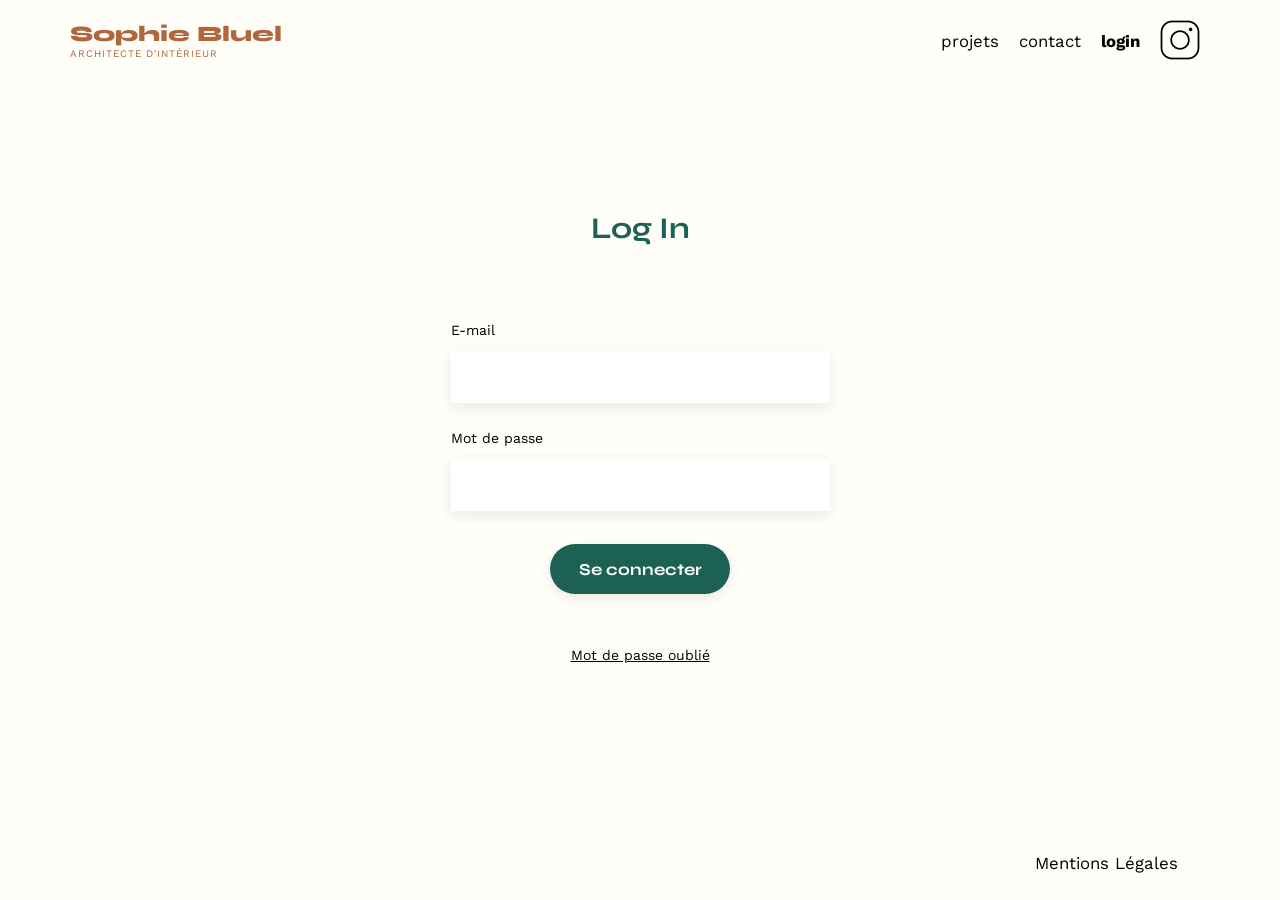
<file: FrontEnd/login.html>
<!DOCTYPE html>
<html lang="fr">
    <head>
        <meta charset="UTF-8">
        <title>Sophie Bluel - Architecte d'intérieur</title>
        <meta name="viewport" content="width=device-width, initial-scale=1.0">
        <link rel="preconnect" href="https://fonts.googleapis.com">
        <link rel="preconnect" href="https://fonts.gstatic.com" crossorigin>
        <link href="https://fonts.googleapis.com/css2?family=Syne:wght@700;800&family=Work+Sans&display=swap" rel="stylesheet">
        <meta name="description" content="">
        <link rel="stylesheet" href="./assets/style.css">
        <script src="login.js"></script>
    </head>
    <body>
        <header id="headerNav">
            <div class="nav">
                <a href="index.html">
                    <h1 class="head-title">Sophie Bluel <span>ARCHITECTE D'INTÉRIEUR</span></h1>
                </a>
                <nav class="nav-links">
                    <ul>
                        <li>projets</li>
                        <li>contact</li>
                        <li><a href="login.html" class="login login-active">login</a></li>
                        <li><img src="./assets/icons/instagram.png" alt="Instagram"></li>
                    </ul>
                </nav>
            </div>
        </header>
    <main>
        <section id="login">
            <h2>Log In</h2>
            <div id="login-error-msg-holder">
                <p id="login-error-msg">Erreur dans l'identifiant ou le mot de passe</p>
            </div>
            <form id="login-form">
                <label for="">E-mail</label>
                <input type="email" name="email" id="email">
                <label for="">Mot de passe</label>
                <input type="password" name="mdp" id="mdp">
                <input type="submit" value="Se connecter" id="login-form-submit">
                <a href="">Mot de passe oublié</a>
            </form>
        </section>
    </main>

    <footer class="foot">
        <nav>
            <ul>
                <li>Mentions Légales</li>
            </ul>
        </nav>
    </footer>
    </body>
</html>
</file>
<file: FrontEnd/assets/style.css>
/* http://meyerweb.com/eric/tools/css/reset/
   v2.0 | 20110126
   License: none (public domain)
*/

html,body,div,span,
applet,object,iframe,h1,
h2,h3,h4,h5,
h6,p,blockquote,pre,a,
abbr,acronym,address,big,
cite,code,del,dfn,
em,img,ins,kbd,q,s,samp,
small,strike,strong,sub,
sup,tt,var,b,
u,i,center,dl,
dt,dd,ol,ul,
li,fieldset,form,label,
legend,table,caption,tbody,
tfoot,thead,tr,th,
td,article,aside,canvas,
details,embed,figure,figcaption,
footer,header,hgroup,menu,
nav,output,ruby,section,
summary,time,mark,audio,
video {
	margin: 0;
	padding: 0;
	border: 0;
	font-size: 100%;
	font: inherit;
	vertical-align: baseline;
}

/* HTML5 display-role reset for older browsers */
article,
aside,
details,
figcaption,
figure,
footer,
header,
hgroup,
menu,
nav,
section {
	display: block;
}

html{
	scroll-behavior: smooth;
}

body {
	line-height: 1;
	background: #FFFEF8;
}

ol,
ul {
	list-style: none;
}

blockquote,
q {
	quotes: none;
}

blockquote:before,
blockquote:after,
q:before,
q:after {
	content: '';
	content: none;
}

table {
	border-collapse: collapse;
	border-spacing: 0;
}

a {
	text-decoration: none;
	color: black;
}

a:hover {
	color: #B1663C;
}

.login-active {
	font-weight: 700;
}

/** end reset css**/

#headerNav .edition-bar {
	height: 59px;
	width: 100%;
	background-color: black;
	margin: 0;
	display: flex;
	justify-content: center;
	align-items: center;
	position: absolute;
	top: 0;
	left: 0;
}

#headerNav .edition-bar div {
	display: flex;
	align-items: center;
}

#headerNav .edition-bar * {
	color: white;
}

#headerNav .edition-bar p {
	margin-left: 15px;
}

body {
	max-width: 1140px;
	margin: auto;
	font-family: 'Work Sans';
	font-size: 14px;
}


#headerNav .nav {
	display: flex;
	align-items: center;
	justify-content: space-between;
	margin-top: 20px;
}

#headerNav .head-title span {
	margin: 4px 0 0 0;
	font-weight: 400;
}

section {
	margin: 50px 0
}

h1 {
	display: flex;
	flex-direction: column;
	font-family: 'Syne';
	font-size: 22px;
	font-weight: 800;
	color: #B1663C
}

h1>span {
	font-family: 'Work Sans';
	font-size: 10px;
	letter-spacing: 0.1em;
	;
}

h2 {
	font-family: 'Syne';
	font-weight: 700;
	font-size: 30px;
	color: #1D6154
}

nav ul {
	display: flex;
	align-items: center;
	list-style-type: none;

}

nav li {
	padding: 0 10px;
	font-size: 1.2em;
}

li:hover {
	color: #B1663C;
}

#introduction {
	display: flex;
	align-items: center;
}

#introduction figure {
	flex: 1
}

#introduction img {
	display: block;
	margin: auto;
	width: 80%;
}

#introduction article {
	flex: 1
}

#introduction h2 {
	margin-bottom: 1em;
}

#introduction p {
	margin-bottom: 0.5em;
}

.fa-arrow-down-wide-short{
	margin-right: 5px;
}

/* MODAL */

#portfolio .modif-text {
	margin: 0 0 25px 7px;
}

#portfolio .modif-filters{
	width: 100%;
	display: flex;
	justify-content: center;
	padding-bottom: 50px;
}

#portfolio .modif-filters .display-filters{
	cursor: pointer;
}

#portfolio .modif-btn i {
	margin: 0 0 25px 25px;
}

#portfolio .modif-btn {
	display: flex;
	justify-content: center;
	align-items: center;
	margin-bottom: 55px;
	margin-top: 139px;
}

#portfolio .modif-link {
	margin-left: 20px;
	margin-top: 5px;
	display: flex;
	cursor: pointer;
	align-items: center;
}

#portfolio .modif-link * {
	margin-bottom: 0;
}

#portfolio .modif-link i {
	margin: 0;
}


.modal {
	display: flex;
	justify-content: center;
	align-items: center;
	position: fixed;
	z-index: 1;
	left: 0;
	top: 0;
	width: 100%;
	height: 100%;
	overflow: auto;
	background-color: rgba(0, 0, 0, 0.4);
	animation: fadeIn .3s both;
}

.modal-content {
	background-color: #fefefe;
	padding: 20px;
	border: 1px solid #888;
	width: 630px;
	height: fit-content;
	text-align: center;
	animation: slideFromTop .3s both;
	border-radius: 10px;
	display: flex;
	flex-direction: column;
	justify-content: center;
	align-items: center;
}


@keyframes fadeIn {
	from {opacity: 0;}
	to {opacity: 1;	}
}

@keyframes slideFromTop {
	from {transform: scale(0);}
	to {transform: scale(100%);}
}


.modal-content h2 {
	margin-top: 50px;
	color: black;
	font-family: 'Work Sans';
	font-weight: 400;
}

.modal-gallery {
	overflow: scroll;
	width: fit-content;
	height: 70%;
	padding: 50px;
	display: grid;
	grid-template-columns: repeat(5, 1fr);
	grid-column-gap: 10px;
	grid-row-gap: 30px;
	margin-bottom: 20px;
}

.modal-gallery2 {
	display: flex;
	justify-content: center;
	width: 100%;
}

.previous {
	display: block;
	position: absolute;
	top: 3%;
	left: 4%;
	cursor: pointer;
}

.modal-gallery2 form {
	height: 70%;
	width: 100%;
	padding: 0 50px;
	margin-top: 20px;
	display: flex;
	align-items: center;
	flex-direction: column;
	margin-bottom: 20px;
	text-align: left;
	gap: 10px;
	margin-bottom: 30px;
}

.modal-gallery2 form label {
	width: 90%;
	color: #3D3D3D;
}

.modal-gallery2 form input {
	height: 50px;
	width: 90%;
	border: none;
	box-shadow: 0px 4px 14px 0px #00000017;
	margin-bottom: 15px;
	padding: 0;

}

select {
	height: 50px;
	width: 90%;
	border: none;
	box-shadow: 0px 4px 14px 0px #00000017;
	background-color: white;
	padding-left: 15px;
	font-family: 'Work Sans';
	color: #444444;
	margin-bottom: 20px;
}

select>option {
	font-family: 'Work Sans', sans-serif;
	color: #444444;
}

.modal-gallery2 form input:focus {
	outline: none;
	box-shadow: inset 4px 4px 10px 0px #75757517;
	transition: 0.2s;
}

.drop-container {
	position: relative;
	display: flex;
	gap: 10px;
	margin-bottom: 30px;
	width: 90%;
	background-color: #E8F1F6;
	flex-direction: column;
	justify-content: center;
	align-items: center;
	height: 200px;
	border-radius: 3px;
}

#fileInput {
	display: none;
}

#output {
	position: absolute;
	height: 100%;
}

.photo-icon {
	color: #B9C5CC;
}

.photo-icon i {
	margin: 0;
}

#modal2 .drop-container input {
	width: 40%;
	height: 36px;
	border: none;
	background-color: #CBD6DC;
	color: #306685;
	border-radius: 50px;
	font-size: 14px;
	font-weight: 500;
	font-family: 'Work Sans';
	margin-bottom: 0;
	cursor: pointer;
}

#modal2 .drop-container input:hover {
	background-color: rgb(143, 143, 143);
	color: white;
}

.format-span {
	color: #444444;
}

#modal2 .modal-gallery2 .gallery-line {
	width: 90%;
}

#modal2 .valider-photo {
	width: 40%;
	margin-bottom: 20px;
	border: none;
	color: white;
}

.gallery-bottom {
	display: flex;
	flex-direction: column;
	align-items: center;
	width: 100%;
}

.gallery-line {
	width: 65%;
	height: 1px;
	background-color: #B3B3B3;
	margin-bottom: 30px;
}

.add-photo {
	margin-bottom: 50px;
}

.modal-gallery figure {
	width: 100%;
	display: flex;
	position: relative;
}

.modal-gallery img {
	width: 100%;
	display: block;
}

.modal-gallery .fa-trash-can {
	position: absolute;
	right: 8px;
	top: 13px;
	cursor: pointer;
	color: white;
}

.modal-gallery .delete-div {
	position: absolute;
	top: 5px;
	right: 5px;
	height: 17px;
	width: 17px;
	background: black;
	border-radius: 2px;
	cursor: pointer;

}

.close,
.cancel-img {
	color: black;
	position: absolute;
	font-size: 28px;
	font-weight: bold;
	top: 2%;
	right: 4%
}

.close:hover,
.close:focus,
.cancel-img:hover,
.cancel-img:focus {
	color: grey;
	text-decoration: none;
	cursor: pointer;
}

/* PORTFOLIO */

#portfolio .filters-container {
	display: flex;
	justify-content: center;
	margin-bottom: 40px;
	gap: 20px;
	animation: opening 1s ;
}

@keyframes opening{
	from{
		opacity: 0;
	}
	to{
		opacity: 1;
	}
}

#portfolio button {
	height: 37px;
	width: fit-content;
	min-width: 100px;
	padding: 0 20px;
	border-radius: 60px;
	border: 2px solid #1D6154;
	color: #1D6154;
	background-color: white;
	cursor: pointer;
	font-weight: 700;
	font-size: 16px;
	font-family: 'Syne';
	transition: 0.1s;
}

#portfolio button:hover {
	background-color: #1D6154;
	color: white;
}

.portfolio-head {
	display: flex;
	justify-content: center;
	align-items: center;
	width: 100%;
	background: white;
}

.gallery {
	width: 100%;
	display: grid;
	grid-template-columns: 1fr 1fr 1fr;
	grid-column-gap: 20px;
	grid-row-gap: 20px;
}

.gallery img {
	width: 100%;
}

.gallery figcaption {
	padding-top: 10px;
}

#contact {
	width: 50%;
	margin: auto;
}

#contact>* {
	text-align: center;

}

#contact h2 {
	margin-bottom: 20px;
}

#contact form {
	text-align: left;
	margin-top: 30px;
	display: flex;
	flex-direction: column;
}

#contact input {
	height: 50px;
	font-size: 1.2em;
	border: none;
	box-shadow: 0px 4px 14px rgba(0, 0, 0, 0.09);
}

#contact label {
	margin: 2em 0 1em 0;
}

#contact textarea {
	border: none;
	box-shadow: 0px 4px 14px rgba(0, 0, 0, 0.09);
}

input[type="submit"] {
	font-family: 'Syne';
	font-weight: 700;
	color: white;
	background-color: #1D6154;
	margin: 2em auto;
	width: 180px;
	text-align: center;
	border-radius: 60px;
}

footer nav ul {
	display: flex;
	justify-content: flex-end;
	margin: 2em
}


/* LOG IN */

#login {
	width: 50%;
	margin: auto;
	display: flex;
	flex-direction: column;
	align-items: center;
	margin-top: 150px;
}

#login>* {
	text-align: center;

}

#login h2 {
	height: 36px;
}

#login form {
	text-align: left;
	display: flex;
	flex-direction: column;
	width: 379px;
}

#login input {
	height: 50px;
	font-size: 1.2em;
	border: none;
	box-shadow: 0px 4px 14px rgba(0, 0, 0, 0.09);
}

#login label {
	margin: 2em 0 1em 0;
}

#login textarea {
	border: none;
	box-shadow: 0px 4px 14px rgba(0, 0, 0, 0.09);
}

#login #login-form-submit:active {
	box-shadow: inset 1px 1px 50px 1px black;
}

input[type="submit"] {
	font-family: 'Syne';
	font-weight: 700;
	color: white;
	background-color: #1D6154;
	margin: 2em auto;
	width: 180px;
	text-align: center;
	border-radius: 60px;
	cursor: pointer;
}

#login a {
	text-align: center;
	text-decoration: underline;
	margin-top: 20px;
}


/* FORM MSG */

#login-error-msg-holder {
	width: 100%;
	height: 100%;
	display: grid;
	justify-items: center;
	align-items: center;
}

#login-error-msg {
	width: 23%;
	text-align: center;
	margin: 0;
	padding: 5px;
	font-size: 12px;
	font-weight: bold;
	color: black;
	font-family: 'Work Sans';
	opacity: 0;
	border-radius: 60px;
}

.foot {
	position: absolute;
	bottom: 0;
	right: 0;
	margin-right: 5%;
}
</file>
